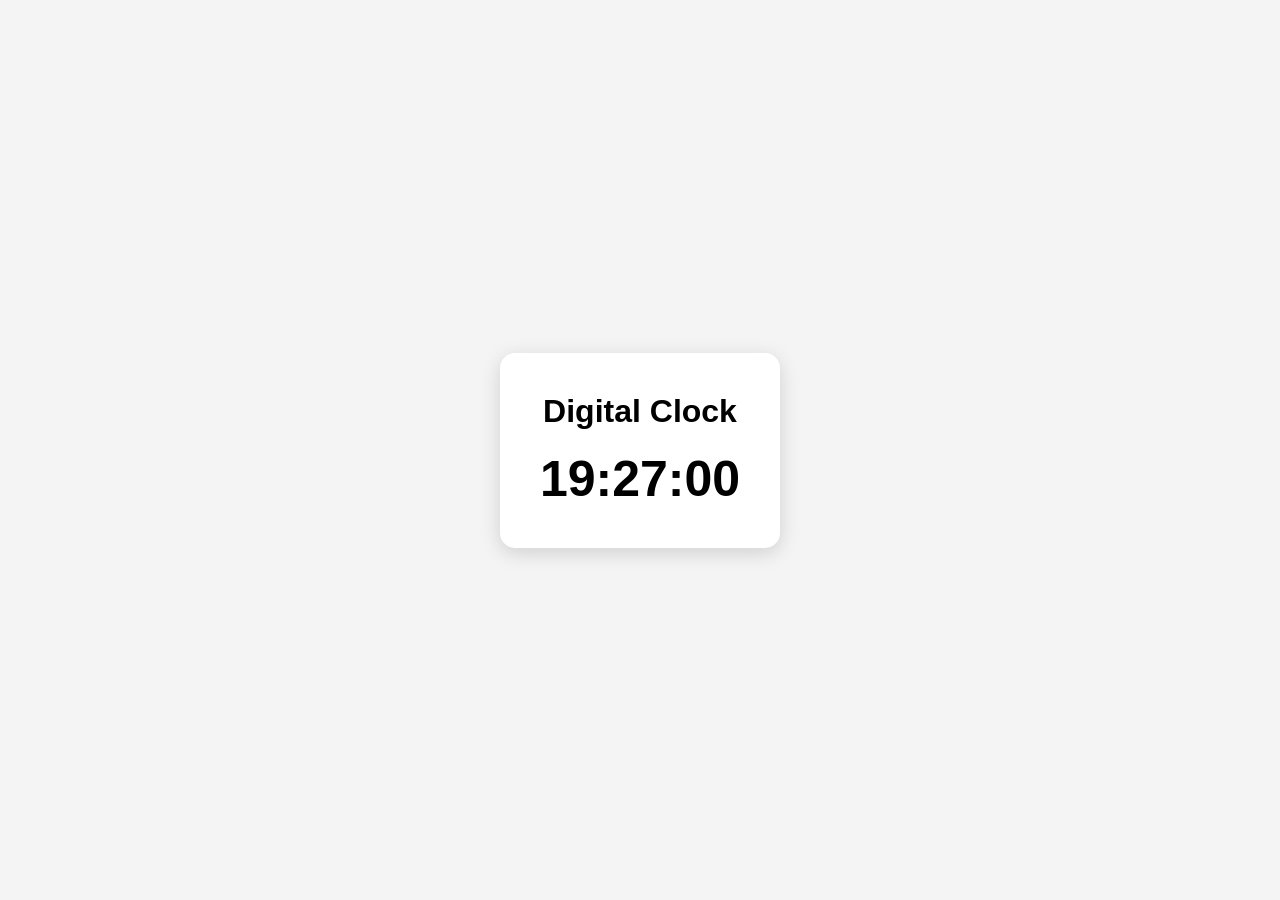
<file: level1/01-digital-clock/index.html>
<!DOCTYPE html>
<html lang="en">
<head>
    <meta charset="UTF-8">
    <meta name="viewport" content="width=device-width, initial-scale=1.0">
    <title>Digital Clock</title>
    <link rel="stylesheet" href="style.css">
</head>
<body>

    <div class="clock-container">
        <h1>Digital Clock</h1>
        <div id="clock">00:00:00</div>
    </div>

    <script src="script.js"></script>
</body>
</html>
</file>
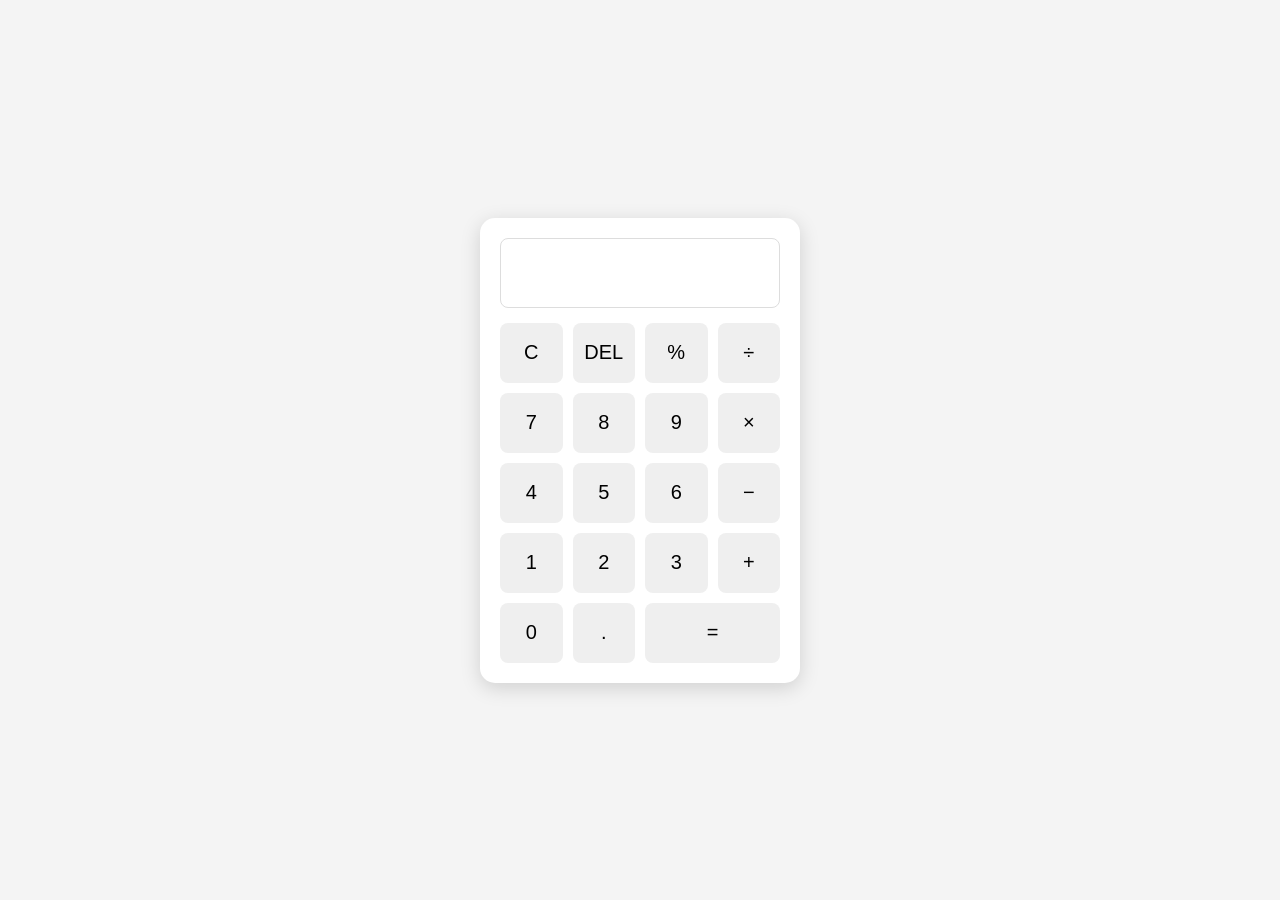
<file: level1/02-calculator/index.html>
<!DOCTYPE html>
<html lang="en">
<head>
    <meta charset="UTF-8">
    <meta name="viewport" content="width=device-width, initial-scale=1.0">
    <title>Calculator</title>
    <link rel="stylesheet" href="style.css">
</head>

<body>

    <div class="calculator">

        <input type="text" id="display" readonly>

        <div class="buttons">

            <button onclick="clearDisplay()">C</button>
            <button onclick="deleteLast()">DEL</button>
            <button onclick="appendValue('%')">%</button>
            <button onclick="appendValue('/')">÷</button>

            <button onclick="appendValue('7')">7</button>
            <button onclick="appendValue('8')">8</button>
            <button onclick="appendValue('9')">9</button>
            <button onclick="appendValue('*')">×</button>

            <button onclick="appendValue('4')">4</button>
            <button onclick="appendValue('5')">5</button>
            <button onclick="appendValue('6')">6</button>
            <button onclick="appendValue('-')">−</button>

            <button onclick="appendValue('1')">1</button>
            <button onclick="appendValue('2')">2</button>
            <button onclick="appendValue('3')">3</button>
            <button onclick="appendValue('+')">+</button>

            <button onclick="appendValue('0')">0</button>
            <button onclick="appendValue('.')">.</button>
            <button class="equal" onclick="calculate()">=</button>

        </div>

    </div>

    <script src="script.js"></script>

</body>
</html>
</file>
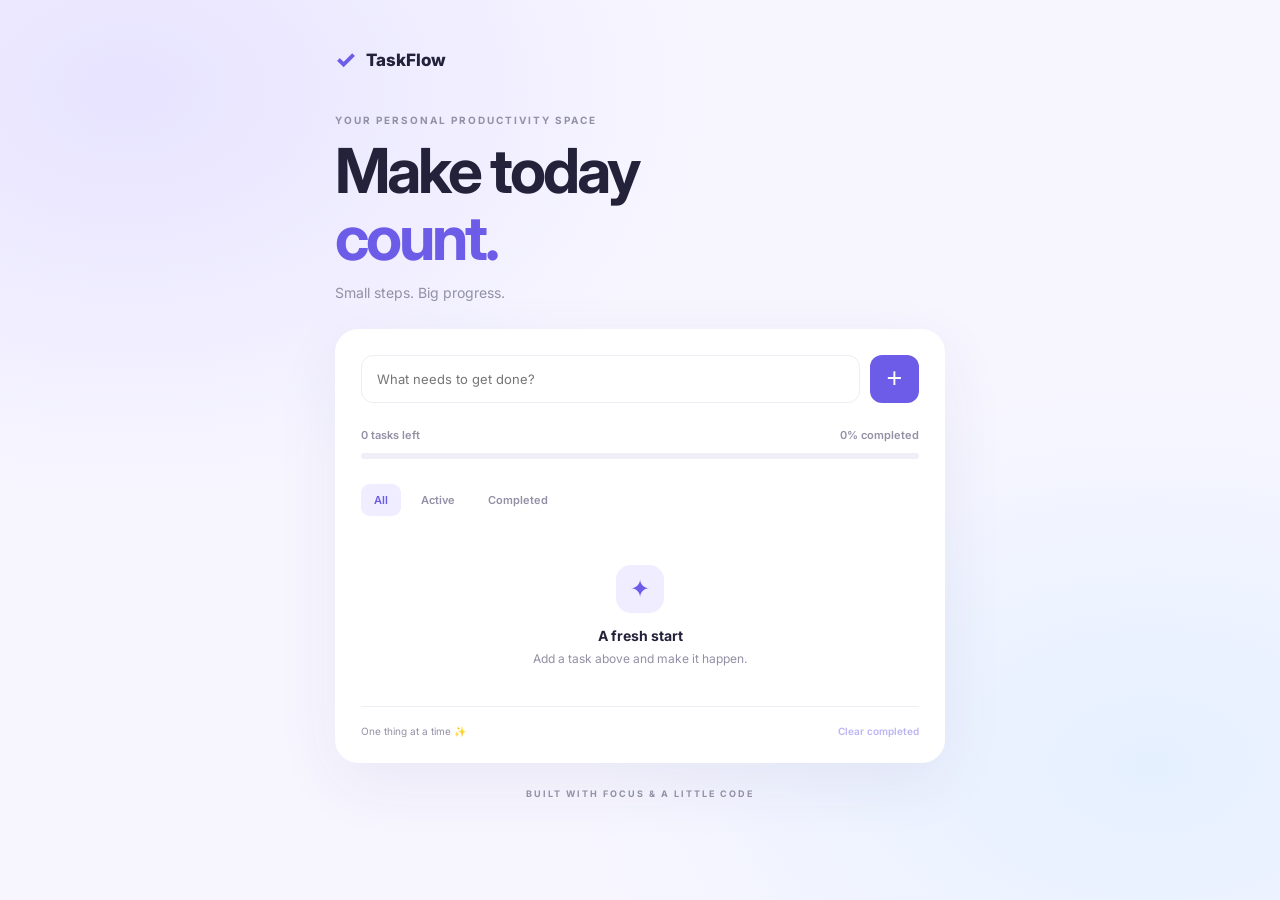
<file: level1/04-todo-list/index.html>
<!DOCTYPE html>
<html lang="en">
<head>
    <meta charset="UTF-8">
    <meta name="viewport" content="width=device-width, initial-scale=1.0">
    <title>TaskFlow - Todo List</title>
    <link rel="stylesheet" href="style.css">
</head>
<body>

    <main class="app">
        <header class="header">
            <div class="logo">✓ <span>TaskFlow</span></div>
            <p class="eyebrow">YOUR PERSONAL PRODUCTIVITY SPACE</p>
            <h1>Make today<br><span>count.</span></h1>
            <p class="subtitle">Small steps. Big progress.</p>
        </header>

        <section class="task-card">
            <form id="todoForm" class="input-row">
                <input
                    type="text"
                    id="todoInput"
                    placeholder="What needs to get done?"
                    maxlength="120"
                    autocomplete="off"
                >
                <button type="submit" class="add-btn">+</button>
            </form>

            <div class="stats">
                <span id="taskCount">0 tasks left</span>
                <span id="progressText">0% completed</span>
            </div>

            <div class="progress-track">
                <div id="progressBar" class="progress-bar"></div>
            </div>

            <nav class="filters">
                <button type="button" class="filter active" data-filter="all">All</button>
                <button type="button" class="filter" data-filter="active">Active</button>
                <button type="button" class="filter" data-filter="completed">Completed</button>
            </nav>

            <ul id="todoList" class="todo-list"></ul>

            <div id="emptyState" class="empty-state">
                <div class="empty-icon">✦</div>
                <h3>A fresh start</h3>
                <p>Add a task above and make it happen.</p>
            </div>

            <footer class="card-footer">
                <span>One thing at a time ✨</span>
                <button type="button" id="clearCompleted" class="clear-btn">
                    Clear completed
                </button>
            </footer>
        </section>

        <p class="bottom-note">BUILT WITH FOCUS & A LITTLE CODE</p>
    </main>

    <script src="script.js"></script>
</body>
</html>
</file>
<file: level1/01-digital-clock/style.css>
* {
    margin: 0;
    padding: 0;
    box-sizing: border-box;
}

body {
    min-height: 100vh;
    display: flex;
    justify-content: center;
    align-items: center;
    font-family: Arial, sans-serif;
    background: #f4f4f4;
}

.clock-container {
    text-align: center;
    background: white;
    padding: 40px;
    border-radius: 15px;
    box-shadow: 0 5px 20px rgba(0, 0, 0, 0.15);
}

h1 {
    margin-bottom: 20px;
}

#clock {
    font-size: 50px;
    font-weight: bold;
}
</file>
<file: level1/02-calculator/style.css>
* {
    margin: 0;
    padding: 0;
    box-sizing: border-box;
}

body {
    min-height: 100vh;
    display: flex;
    justify-content: center;
    align-items: center;
    font-family: Arial, sans-serif;
    background: #f4f4f4;
}

.calculator {
    width: 320px;
    padding: 20px;
    background: white;
    border-radius: 15px;
    box-shadow: 0 5px 20px rgba(0, 0, 0, 0.15);
}

#display {
    width: 100%;
    height: 70px;
    margin-bottom: 15px;
    padding: 10px;

    text-align: right;
    font-size: 30px;

    border: 1px solid #ddd;
    border-radius: 8px;
}

.buttons {
    display: grid;
    grid-template-columns: repeat(4, 1fr);
    gap: 10px;
}

button {
    height: 60px;
    border: none;
    border-radius: 8px;

    font-size: 20px;
    cursor: pointer;
}

button:hover {
    opacity: 0.8;
}

.equal {
    grid-column: span 2;
}
</file>
<file: level1/04-todo-list/style.css>
@import url('https://fonts.googleapis.com/css2?family=Inter:wght@400;500;600;700;800&display=swap');

:root {
    --primary: #6c5ce7;
    --primary-light: #efedff;
    --text: #24223a;
    --muted: #9290a5;
    --border: #eeedf4;
    --white: #ffffff;
}

* {
    box-sizing: border-box;
    margin: 0;
    padding: 0;
}

body {
    min-height: 100vh;
    padding: 45px 18px;
    font-family: 'Inter', sans-serif;
    background:
        radial-gradient(ellipse at 10% 10%, #e7e3ff 0, transparent 35%),
        radial-gradient(ellipse at 90% 85%, #e5f0ff 0, transparent 35%),
        #f7f6ff;
    color: var(--text);
}

.app {
    max-width: 610px;
    margin: 0 auto;
}

.logo {
    display: flex;
    align-items: center;
    gap: 10px;
    margin-bottom: 40px;
    color: var(--primary);
    font-size: 24px;
    font-weight: 800;
}

.logo span {
    color: var(--text);
    font-size: 17px;
}

.eyebrow,
.bottom-note {
    color: var(--muted);
    font-size: 10px;
    font-weight: 700;
    letter-spacing: 2px;
}

h1 {
    margin-top: 12px;
    font-size: clamp(42px, 9vw, 62px);
    line-height: 1.08;
    letter-spacing: -3px;
}

h1 span {
    color: var(--primary);
}

.subtitle {
    margin: 12px 0 28px;
    color: var(--muted);
    font-size: 14px;
}

.task-card {
    padding: 25px;
    background: var(--white);
    border: 1px solid white;
    border-radius: 23px;
    box-shadow: 0 20px 65px #39307812;
}

.input-row {
    display: flex;
    gap: 10px;
}

.input-row input {
    flex: 1;
    min-width: 0;
    padding: 15px;
    border: 1px solid var(--border);
    border-radius: 12px;
    outline: none;
    font: inherit;
    font-size: 13px;
}

.input-row input:focus {
    border-color: var(--primary);
    box-shadow: 0 0 0 3px #6c5ce71c;
}

.add-btn {
    width: 49px;
    border: none;
    border-radius: 12px;
    color: white;
    background: var(--primary);
    font-size: 27px;
    cursor: pointer;
    transition: transform .2s, background .2s;
}

.add-btn:hover {
    background: #5847d4;
    transform: translateY(-2px);
}

.stats {
    display: flex;
    justify-content: space-between;
    gap: 10px;
    margin-top: 25px;
    color: var(--muted);
    font-size: 11px;
    font-weight: 600;
}

.progress-track {
    height: 6px;
    margin-top: 11px;
    overflow: hidden;
    background: #f0eff7;
    border-radius: 20px;
}

.progress-bar {
    width: 0;
    height: 100%;
    background: linear-gradient(90deg, #6c5ce7, #a29bfe);
    border-radius: inherit;
    transition: width .3s ease;
}

.filters {
    display: flex;
    gap: 7px;
    margin: 25px 0 13px;
}

.filter {
    padding: 9px 13px;
    border: none;
    border-radius: 9px;
    background: transparent;
    color: var(--muted);
    font: inherit;
    font-size: 11px;
    font-weight: 600;
    cursor: pointer;
}

.filter.active {
    color: var(--primary);
    background: var(--primary-light);
}

.todo-list {
    list-style: none;
}

.todo-item {
    display: flex;
    align-items: center;
    gap: 12px;
    padding: 15px 3px;
    border-bottom: 1px solid var(--border);
    animation: appear .2s ease;
}

@keyframes appear {
    from { opacity: 0; transform: translateY(5px); }
    to { opacity: 1; transform: translateY(0); }
}

.check-btn {
    flex-shrink: 0;
    width: 21px;
    height: 21px;
    border: 1.5px solid #d9d7e7;
    border-radius: 7px;
    background: white;
    color: white;
    cursor: pointer;
}

.todo-item.completed .check-btn {
    border-color: var(--primary);
    background: var(--primary);
}

.todo-item.completed .check-btn::after {
    content: '✓';
    font-size: 13px;
}

.todo-text {
    flex: 1;
    overflow-wrap: anywhere;
    font-size: 13px;
    line-height: 1.5;
}

.todo-item.completed .todo-text {
    color: #aaa8b8;
    text-decoration: line-through;
}

.delete-btn {
    padding: 7px;
    border: none;
    border-radius: 8px;
    background: transparent;
    color: #b0adbd;
    font-size: 19px;
    cursor: pointer;
}

.delete-btn:hover {
    color: #e05260;
    background: #fff0f1;
}

.empty-state {
    padding: 36px 8px 30px;
    text-align: center;
}

.empty-state[hidden] {
    display: none;
}

.empty-icon {
    display: grid;
    place-items: center;
    width: 48px;
    height: 48px;
    margin: 0 auto 14px;
    border-radius: 15px;
    color: var(--primary);
    background: var(--primary-light);
    font-size: 24px;
}

.empty-state h3 {
    font-size: 14px;
}

.empty-state p {
    margin-top: 7px;
    color: var(--muted);
    font-size: 12px;
}

.card-footer {
    display: flex;
    align-items: center;
    justify-content: space-between;
    gap: 12px;
    padding-top: 18px;
    margin-top: 10px;
    border-top: 1px solid var(--border);
    color: var(--muted);
    font-size: 10px;
}

.clear-btn {
    border: none;
    background: none;
    color: var(--primary);
    font: inherit;
    font-weight: 600;
    cursor: pointer;
}

.clear-btn:disabled {
    cursor: not-allowed;
}

.bottom-note {
    margin-top: 25px;
    text-align: center;
    font-size: 9px;
}

@media (max-width: 480px) {
    body {
        padding: 30px 13px;
    }

    .task-card {
        padding: 17px;
    }

    .logo {
        margin-bottom: 30px;
    }

    .filters {
        gap: 2px;
    }

    .filter {
        padding: 9px 10px;
    }
}
</file>
